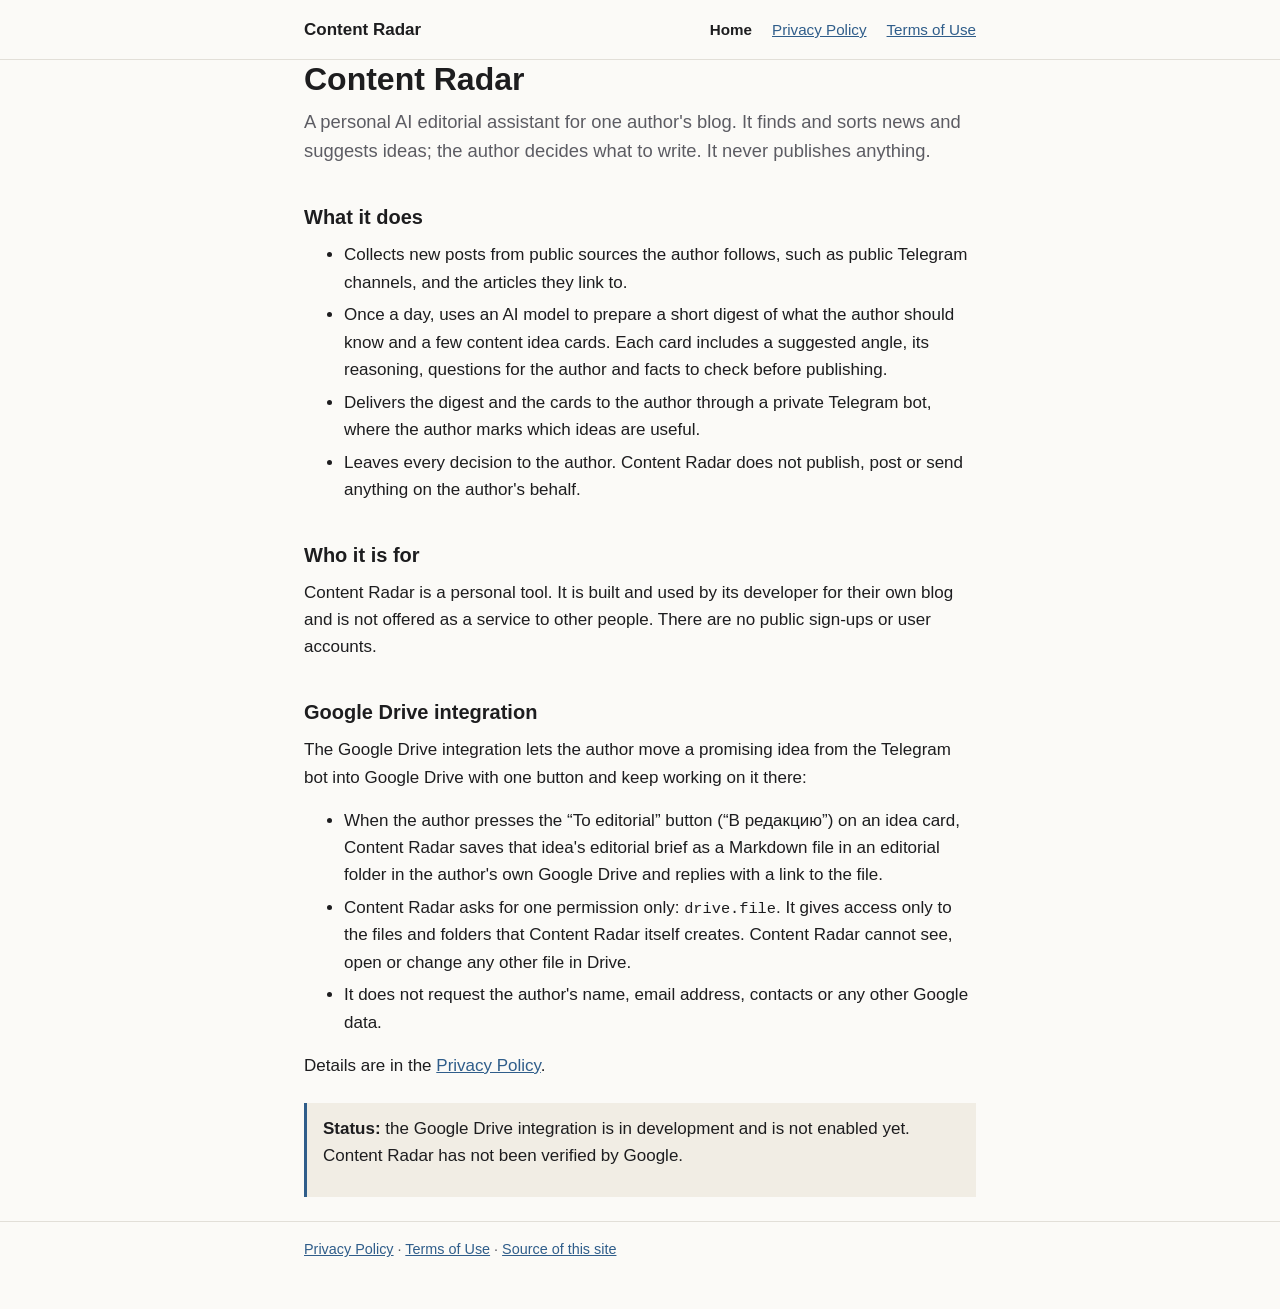
<file: index.html>
<!doctype html>
<html lang="en">
<head>
  <meta charset="utf-8">
  <meta name="viewport" content="width=device-width, initial-scale=1">
  <title>Content Radar</title>
  <meta name="description" content="Content Radar is a personal AI editorial assistant for one author's blog. It never publishes anything on its own.">
  <link rel="stylesheet" href="style.css">
</head>
<body>
  <header>
    <div class="wrap">
      <a class="brand" href="./">Content Radar</a>
      <nav>
        <a href="./" aria-current="page">Home</a>
        <a href="privacy.html">Privacy Policy</a>
        <a href="terms.html">Terms of Use</a>
      </nav>
    </div>
  </header>

  <main class="wrap">
    <h1>Content Radar</h1>
    <p class="lead">A personal AI editorial assistant for one author's blog. It finds and sorts news and suggests ideas; the author decides what to write. It never publishes anything.</p>

    <h2>What it does</h2>
    <ul>
      <li>Collects new posts from public sources the author follows, such as public Telegram channels, and the articles they link to.</li>
      <li>Once a day, uses an AI model to prepare a short digest of what the author should know and a few content idea cards. Each card includes a suggested angle, its reasoning, questions for the author and facts to check before publishing.</li>
      <li>Delivers the digest and the cards to the author through a private Telegram bot, where the author marks which ideas are useful.</li>
      <li>Leaves every decision to the author. Content Radar does not publish, post or send anything on the author's behalf.</li>
    </ul>

    <h2>Who it is for</h2>
    <p>Content Radar is a personal tool. It is built and used by its developer for their own blog and is not offered as a service to other people. There are no public sign-ups or user accounts.</p>

    <h2>Google Drive integration</h2>
    <p>The Google Drive integration lets the author move a promising idea from the Telegram bot into Google Drive with one button and keep working on it there:</p>
    <ul>
      <li>When the author presses the “To editorial” button (“В редакцию”) on an idea card, Content Radar saves that idea's editorial brief as a Markdown file in an editorial folder in the author's own Google Drive and replies with a link to the file.</li>
      <li>Content Radar asks for one permission only: <code>drive.file</code>. It gives access only to the files and folders that Content Radar itself creates. Content Radar cannot see, open or change any other file in Drive.</li>
      <li>It does not request the author's name, email address, contacts or any other Google data.</li>
    </ul>
    <p>Details are in the <a href="privacy.html">Privacy Policy</a>.</p>

    <div class="note">
      <p><strong>Status:</strong> the Google Drive integration is in development and is not enabled yet. Content Radar has not been verified by Google.</p>
    </div>
  </main>

  <footer>
    <div class="wrap">
      <p><a href="privacy.html">Privacy Policy</a> · <a href="terms.html">Terms of Use</a> · <a href="https://github.com/dgviktorov/content-radar-site">Source of this site</a></p>
    </div>
  </footer>
</body>
</html>
</file>
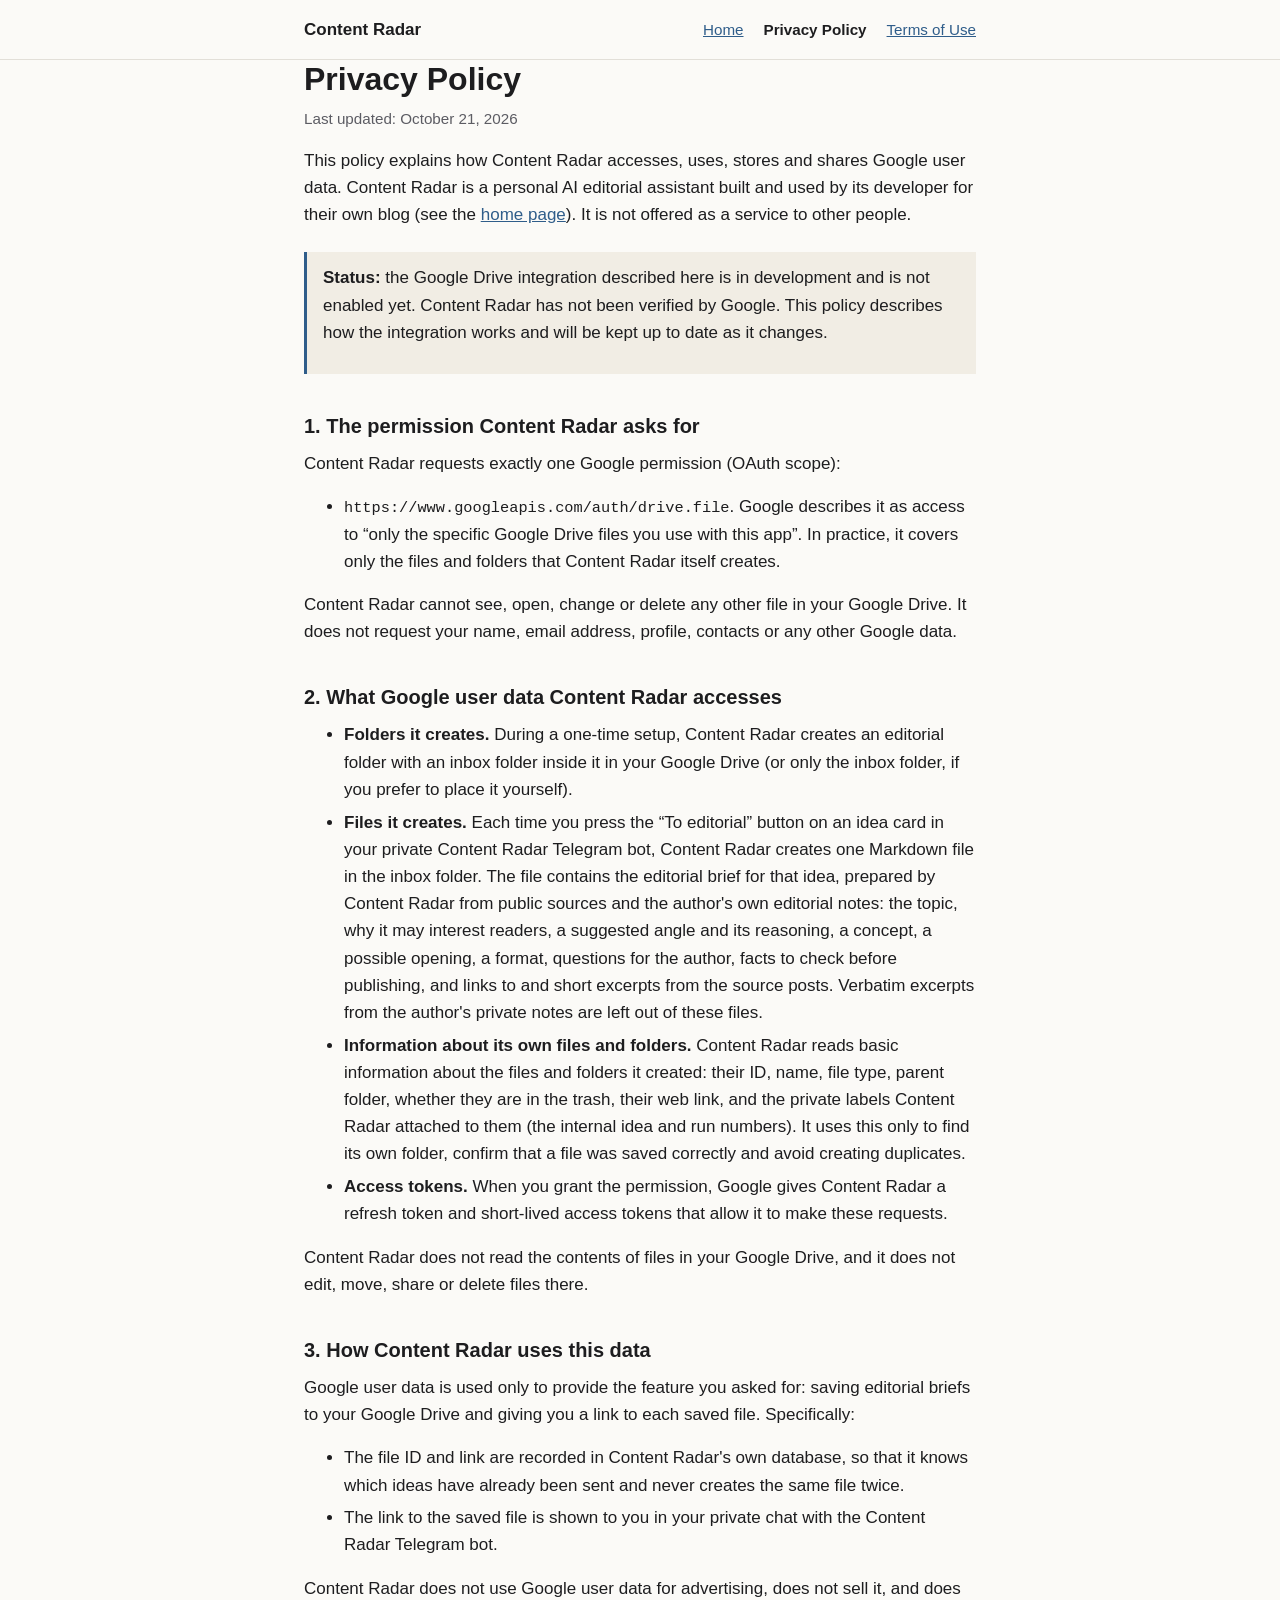
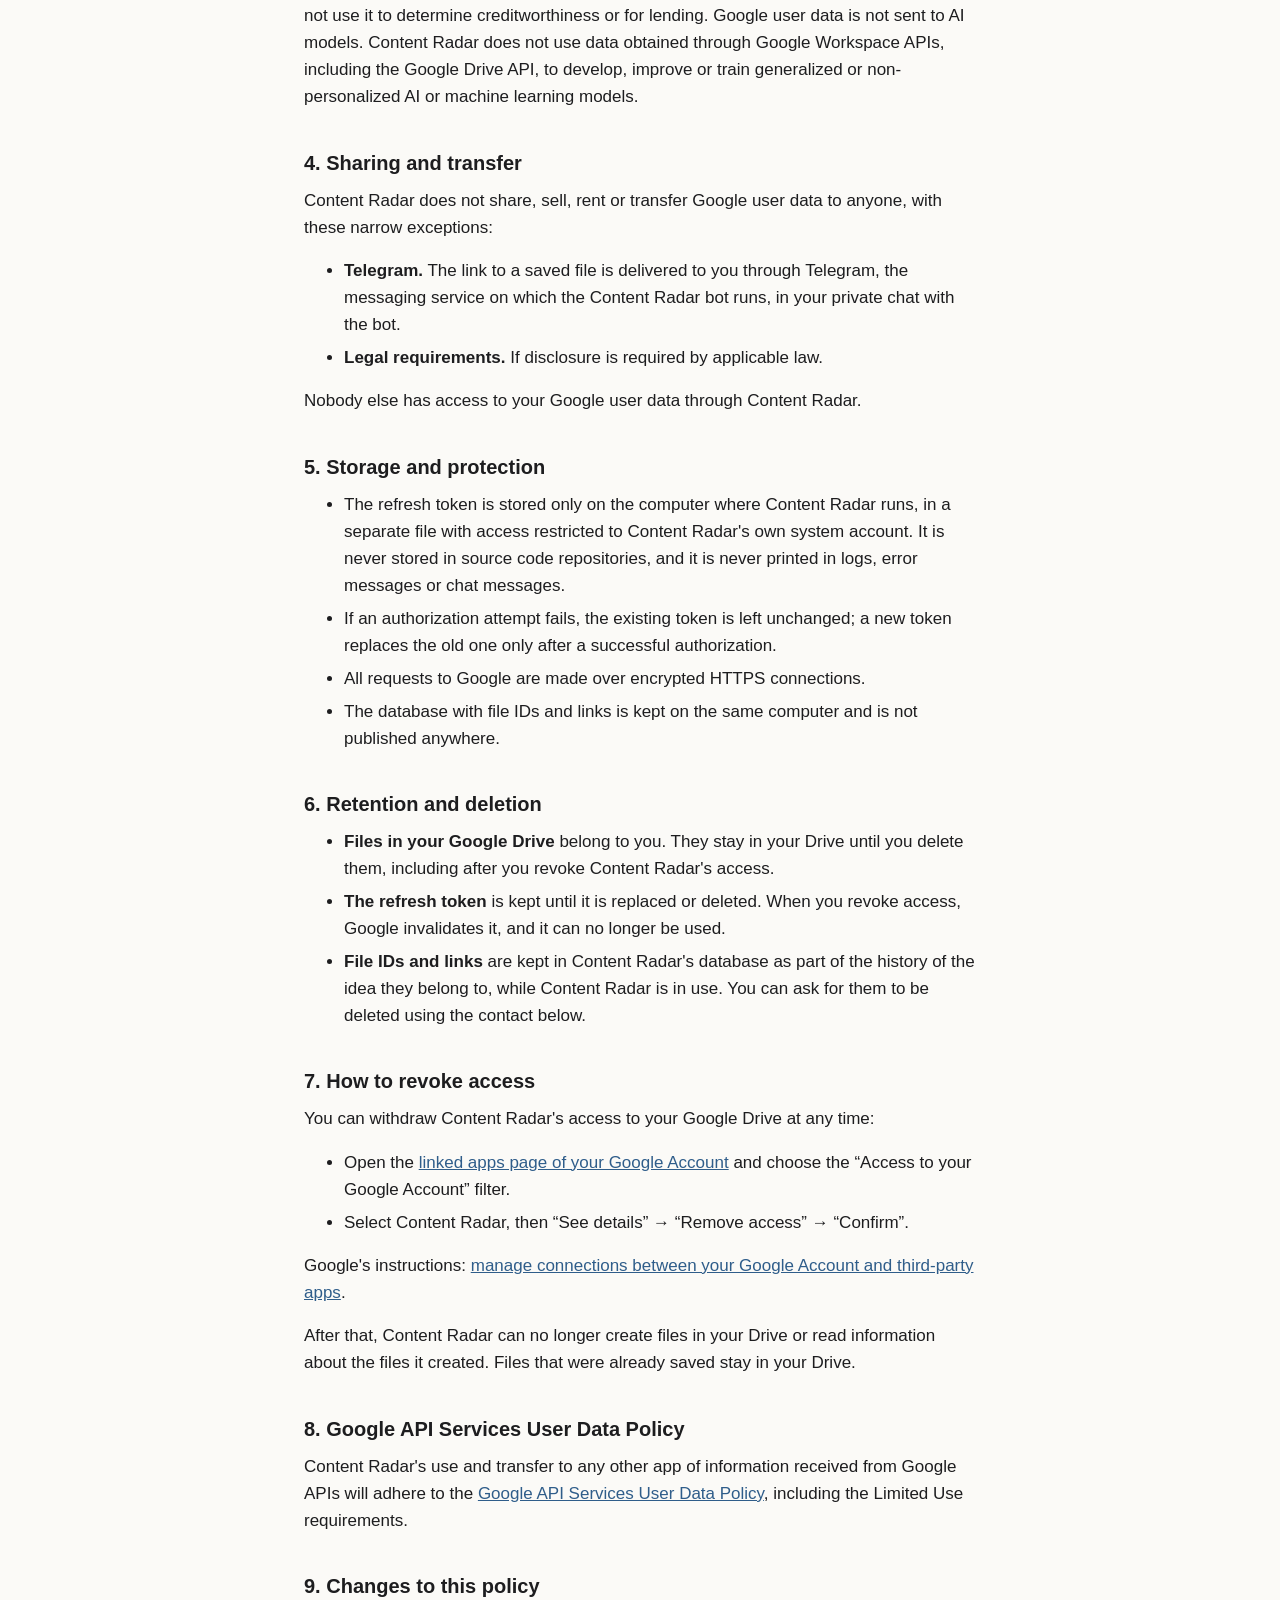
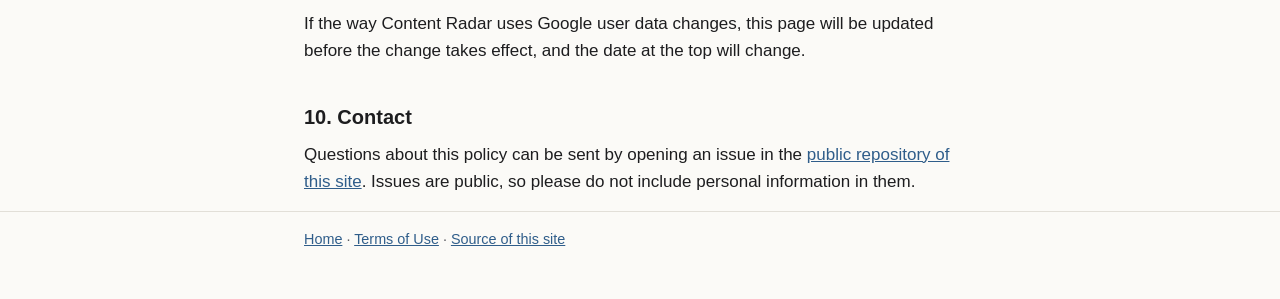
<file: privacy.html>
<!doctype html>
<html lang="en">
<head>
  <meta charset="utf-8">
  <meta name="viewport" content="width=device-width, initial-scale=1">
  <title>Privacy Policy · Content Radar</title>
  <meta name="description" content="How Content Radar accesses, uses, stores and shares Google user data through the Google Drive API.">
  <link rel="stylesheet" href="style.css">
</head>
<body>
  <header>
    <div class="wrap">
      <a class="brand" href="./">Content Radar</a>
      <nav>
        <a href="./">Home</a>
        <a href="privacy.html" aria-current="page">Privacy Policy</a>
        <a href="terms.html">Terms of Use</a>
      </nav>
    </div>
  </header>

  <main class="wrap">
    <h1>Privacy Policy</h1>
    <p class="meta">Last updated: October 21, 2026</p>

    <p>This policy explains how Content Radar accesses, uses, stores and shares Google user data. Content Radar is a personal AI editorial assistant built and used by its developer for their own blog (see the <a href="./">home page</a>). It is not offered as a service to other people.</p>

    <div class="note">
      <p><strong>Status:</strong> the Google Drive integration described here is in development and is not enabled yet. Content Radar has not been verified by Google. This policy describes how the integration works and will be kept up to date as it changes.</p>
    </div>

    <h2>1. The permission Content Radar asks for</h2>
    <p>Content Radar requests exactly one Google permission (OAuth scope):</p>
    <ul>
      <li><code>https://www.googleapis.com/auth/drive.file</code>. Google describes it as access to “only the specific Google Drive files you use with this app”. In practice, it covers only the files and folders that Content Radar itself creates.</li>
    </ul>
    <p>Content Radar cannot see, open, change or delete any other file in your Google Drive. It does not request your name, email address, profile, contacts or any other Google data.</p>

    <h2>2. What Google user data Content Radar accesses</h2>
    <ul>
      <li><strong>Folders it creates.</strong> During a one-time setup, Content Radar creates an editorial folder with an inbox folder inside it in your Google Drive (or only the inbox folder, if you prefer to place it yourself).</li>
      <li><strong>Files it creates.</strong> Each time you press the “To editorial” button on an idea card in your private Content Radar Telegram bot, Content Radar creates one Markdown file in the inbox folder. The file contains the editorial brief for that idea, prepared by Content Radar from public sources and the author's own editorial notes: the topic, why it may interest readers, a suggested angle and its reasoning, a concept, a possible opening, a format, questions for the author, facts to check before publishing, and links to and short excerpts from the source posts. Verbatim excerpts from the author's private notes are left out of these files.</li>
      <li><strong>Information about its own files and folders.</strong> Content Radar reads basic information about the files and folders it created: their ID, name, file type, parent folder, whether they are in the trash, their web link, and the private labels Content Radar attached to them (the internal idea and run numbers). It uses this only to find its own folder, confirm that a file was saved correctly and avoid creating duplicates.</li>
      <li><strong>Access tokens.</strong> When you grant the permission, Google gives Content Radar a refresh token and short-lived access tokens that allow it to make these requests.</li>
    </ul>
    <p>Content Radar does not read the contents of files in your Google Drive, and it does not edit, move, share or delete files there.</p>

    <h2>3. How Content Radar uses this data</h2>
    <p>Google user data is used only to provide the feature you asked for: saving editorial briefs to your Google Drive and giving you a link to each saved file. Specifically:</p>
    <ul>
      <li>The file ID and link are recorded in Content Radar's own database, so that it knows which ideas have already been sent and never creates the same file twice.</li>
      <li>The link to the saved file is shown to you in your private chat with the Content Radar Telegram bot.</li>
    </ul>
    <p>Content Radar does not use Google user data for advertising, does not sell it, and does not use it to determine creditworthiness or for lending. Google user data is not sent to AI models. Content Radar does not use data obtained through Google Workspace APIs, including the Google Drive API, to develop, improve or train generalized or non-personalized AI or machine learning models.</p>

    <h2>4. Sharing and transfer</h2>
    <p>Content Radar does not share, sell, rent or transfer Google user data to anyone, with these narrow exceptions:</p>
    <ul>
      <li><strong>Telegram.</strong> The link to a saved file is delivered to you through Telegram, the messaging service on which the Content Radar bot runs, in your private chat with the bot.</li>
      <li><strong>Legal requirements.</strong> If disclosure is required by applicable law.</li>
    </ul>
    <p>Nobody else has access to your Google user data through Content Radar.</p>

    <h2>5. Storage and protection</h2>
    <ul>
      <li>The refresh token is stored only on the computer where Content Radar runs, in a separate file with access restricted to Content Radar's own system account. It is never stored in source code repositories, and it is never printed in logs, error messages or chat messages.</li>
      <li>If an authorization attempt fails, the existing token is left unchanged; a new token replaces the old one only after a successful authorization.</li>
      <li>All requests to Google are made over encrypted HTTPS connections.</li>
      <li>The database with file IDs and links is kept on the same computer and is not published anywhere.</li>
    </ul>

    <h2>6. Retention and deletion</h2>
    <ul>
      <li><strong>Files in your Google Drive</strong> belong to you. They stay in your Drive until you delete them, including after you revoke Content Radar's access.</li>
      <li><strong>The refresh token</strong> is kept until it is replaced or deleted. When you revoke access, Google invalidates it, and it can no longer be used.</li>
      <li><strong>File IDs and links</strong> are kept in Content Radar's database as part of the history of the idea they belong to, while Content Radar is in use. You can ask for them to be deleted using the contact below.</li>
    </ul>

    <h2>7. How to revoke access</h2>
    <p>You can withdraw Content Radar's access to your Google Drive at any time:</p>
    <ul>
      <li>Open the <a href="https://myaccount.google.com/linkedapps">linked apps page of your Google Account</a> and choose the “Access to your Google Account” filter.</li>
      <li>Select Content Radar, then “See details” → “Remove access” → “Confirm”.</li>
    </ul>
    <p>Google's instructions: <a href="https://support.google.com/accounts/answer/13533235">manage connections between your Google Account and third-party apps</a>.</p>
    <p>After that, Content Radar can no longer create files in your Drive or read information about the files it created. Files that were already saved stay in your Drive.</p>

    <h2>8. Google API Services User Data Policy</h2>
    <p>Content Radar's use and transfer to any other app of information received from Google APIs will adhere to the <a href="https://developers.google.com/terms/api-services-user-data-policy">Google API Services User Data Policy</a>, including the Limited Use requirements.</p>

    <h2>9. Changes to this policy</h2>
    <p>If the way Content Radar uses Google user data changes, this page will be updated before the change takes effect, and the date at the top will change.</p>

    <h2>10. Contact</h2>
    <p>Questions about this policy can be sent by opening an issue in the <a href="https://github.com/dgviktorov/content-radar-site/issues">public repository of this site</a>. Issues are public, so please do not include personal information in them.</p>
  </main>

  <footer>
    <div class="wrap">
      <p><a href="./">Home</a> · <a href="terms.html">Terms of Use</a> · <a href="https://github.com/dgviktorov/content-radar-site">Source of this site</a></p>
    </div>
  </footer>
</body>
</html>
</file>
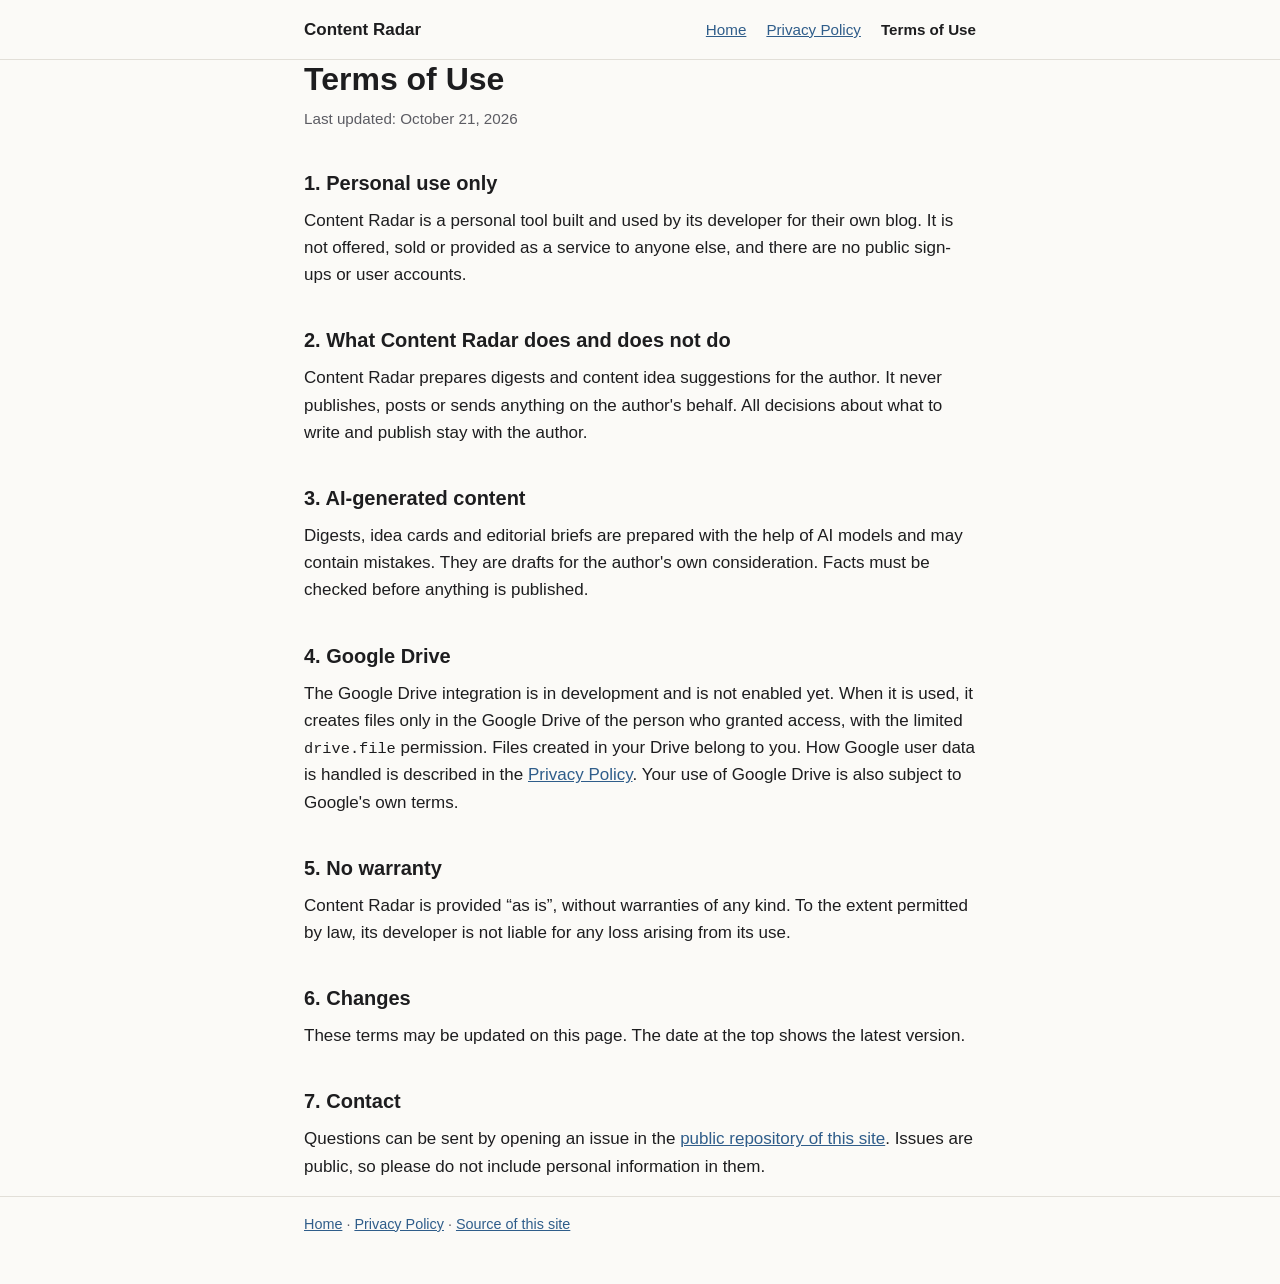
<file: terms.html>
<!doctype html>
<html lang="en">
<head>
  <meta charset="utf-8">
  <meta name="viewport" content="width=device-width, initial-scale=1">
  <title>Terms of Use · Content Radar</title>
  <meta name="description" content="Short terms of personal use for Content Radar.">
  <link rel="stylesheet" href="style.css">
</head>
<body>
  <header>
    <div class="wrap">
      <a class="brand" href="./">Content Radar</a>
      <nav>
        <a href="./">Home</a>
        <a href="privacy.html">Privacy Policy</a>
        <a href="terms.html" aria-current="page">Terms of Use</a>
      </nav>
    </div>
  </header>

  <main class="wrap">
    <h1>Terms of Use</h1>
    <p class="meta">Last updated: October 21, 2026</p>

    <h2>1. Personal use only</h2>
    <p>Content Radar is a personal tool built and used by its developer for their own blog. It is not offered, sold or provided as a service to anyone else, and there are no public sign-ups or user accounts.</p>

    <h2>2. What Content Radar does and does not do</h2>
    <p>Content Radar prepares digests and content idea suggestions for the author. It never publishes, posts or sends anything on the author's behalf. All decisions about what to write and publish stay with the author.</p>

    <h2>3. AI-generated content</h2>
    <p>Digests, idea cards and editorial briefs are prepared with the help of AI models and may contain mistakes. They are drafts for the author's own consideration. Facts must be checked before anything is published.</p>

    <h2>4. Google Drive</h2>
    <p>The Google Drive integration is in development and is not enabled yet. When it is used, it creates files only in the Google Drive of the person who granted access, with the limited <code>drive.file</code> permission. Files created in your Drive belong to you. How Google user data is handled is described in the <a href="privacy.html">Privacy Policy</a>. Your use of Google Drive is also subject to Google's own terms.</p>

    <h2>5. No warranty</h2>
    <p>Content Radar is provided “as is”, without warranties of any kind. To the extent permitted by law, its developer is not liable for any loss arising from its use.</p>

    <h2>6. Changes</h2>
    <p>These terms may be updated on this page. The date at the top shows the latest version.</p>

    <h2>7. Contact</h2>
    <p>Questions can be sent by opening an issue in the <a href="https://github.com/dgviktorov/content-radar-site/issues">public repository of this site</a>. Issues are public, so please do not include personal information in them.</p>
  </main>

  <footer>
    <div class="wrap">
      <p><a href="./">Home</a> · <a href="privacy.html">Privacy Policy</a> · <a href="https://github.com/dgviktorov/content-radar-site">Source of this site</a></p>
    </div>
  </footer>
</body>
</html>
</file>
<file: style.css>
:root {
  --bg: #fbfaf7;
  --text: #1d1d1f;
  --muted: #5c5c63;
  --line: #e2dfd8;
  --accent: #2f5d8a;
  --note-bg: #f1ede4;
}

@media (prefers-color-scheme: dark) {
  :root {
    --bg: #17181a;
    --text: #e8e6e1;
    --muted: #a3a29e;
    --line: #34363a;
    --accent: #8fb8e0;
    --note-bg: #222427;
  }
}

* { box-sizing: border-box; }

html { -webkit-text-size-adjust: 100%; }

body {
  margin: 0;
  background: var(--bg);
  color: var(--text);
  font: 17px/1.6 -apple-system, BlinkMacSystemFont, "Segoe UI", Roboto, "Helvetica Neue", Arial, sans-serif;
}

.wrap {
  max-width: 44rem;
  margin: 0 auto;
  padding: 0 16px;
}

header {
  border-bottom: 1px solid var(--line);
}

header .wrap {
  display: flex;
  flex-wrap: wrap;
  align-items: baseline;
  justify-content: space-between;
  gap: 0.5rem 1.5rem;
  padding-top: 1rem;
  padding-bottom: 1rem;
}

.brand {
  font-weight: 650;
  color: var(--text);
  text-decoration: none;
}

nav {
  display: flex;
  flex-wrap: wrap;
  gap: 0.25rem 1.25rem;
  font-size: 0.95rem;
}

nav a[aria-current="page"] {
  color: var(--text);
  text-decoration: none;
  font-weight: 600;
}

main {
  padding-top: 2rem;
  padding-bottom: 3rem;
}

h1 {
  font-size: 2rem;
  line-height: 1.2;
  margin: 0 0 0.5rem;
}

h2 {
  font-size: 1.25rem;
  margin: 2.25rem 0 0.5rem;
}

p, ul { margin: 0 0 1rem; }

li { margin-bottom: 0.35rem; }

a { color: var(--accent); }

code {
  font-family: ui-monospace, SFMono-Regular, Menlo, Consolas, monospace;
  font-size: 0.9em;
  overflow-wrap: anywhere;
}

.lead {
  font-size: 1.15rem;
  color: var(--muted);
}

.note {
  background: var(--note-bg);
  border-left: 3px solid var(--accent);
  padding: 0.75rem 1rem;
  margin: 1.5rem 0;
}

.meta {
  color: var(--muted);
  font-size: 0.95rem;
}

footer {
  border-top: 1px solid var(--line);
  color: var(--muted);
  font-size: 0.9rem;
}

footer .wrap {
  padding-top: 1rem;
  padding-bottom: 2rem;
}
</file>
